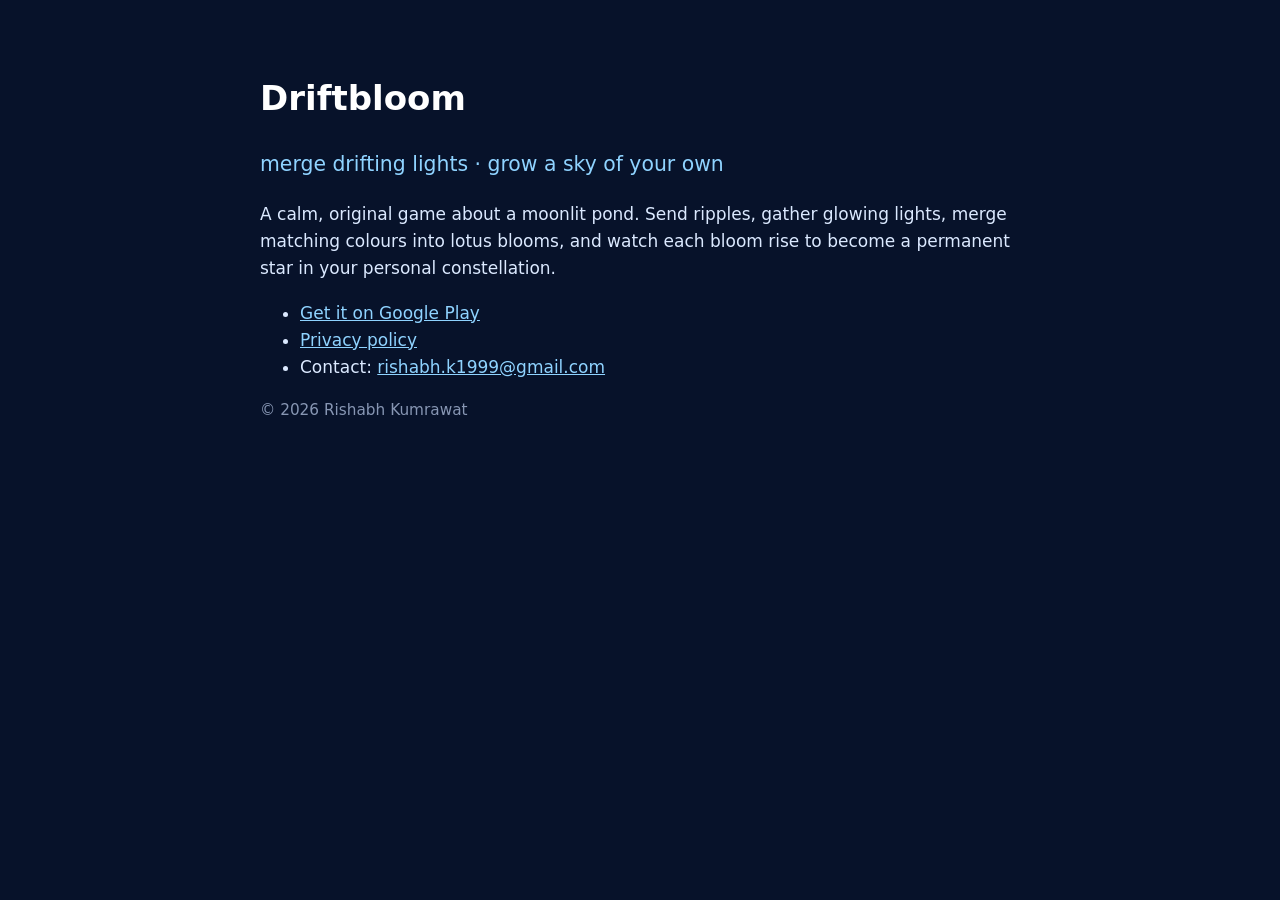
<file: index.html>
<!doctype html>
<html lang="en">
<head>
<meta charset="utf-8">
<meta name="viewport" content="width=device-width, initial-scale=1">
<title>Driftbloom — a quiet pond of merging light</title>
<meta name="description" content="Driftbloom: a soothing game by Rishabh Kumrawat. Merge drifting lights, bloom lotuses and grow a sky of your own.">
<link rel="stylesheet" href="style.css">
</head>
<body>
<main>
<h1>Driftbloom</h1>
<p class="tagline">merge drifting lights · grow a sky of your own</p>
<p>A calm, original game about a moonlit pond. Send ripples, gather glowing lights, merge matching colours into
lotus blooms, and watch each bloom rise to become a permanent star in your personal constellation.</p>
<ul>
  <li><a href="https://play.google.com/store/apps/details?id=com.rishabh.driftbloom">Get it on Google Play</a></li>
  <li><a href="privacy.html">Privacy policy</a></li>
  <li>Contact: <a href="mailto:rishabh.k1999@gmail.com">rishabh.k1999@gmail.com</a></li>
</ul>
<p class="muted">© 2026 Rishabh Kumrawat</p>
</main>
</body>
</html>
</file>
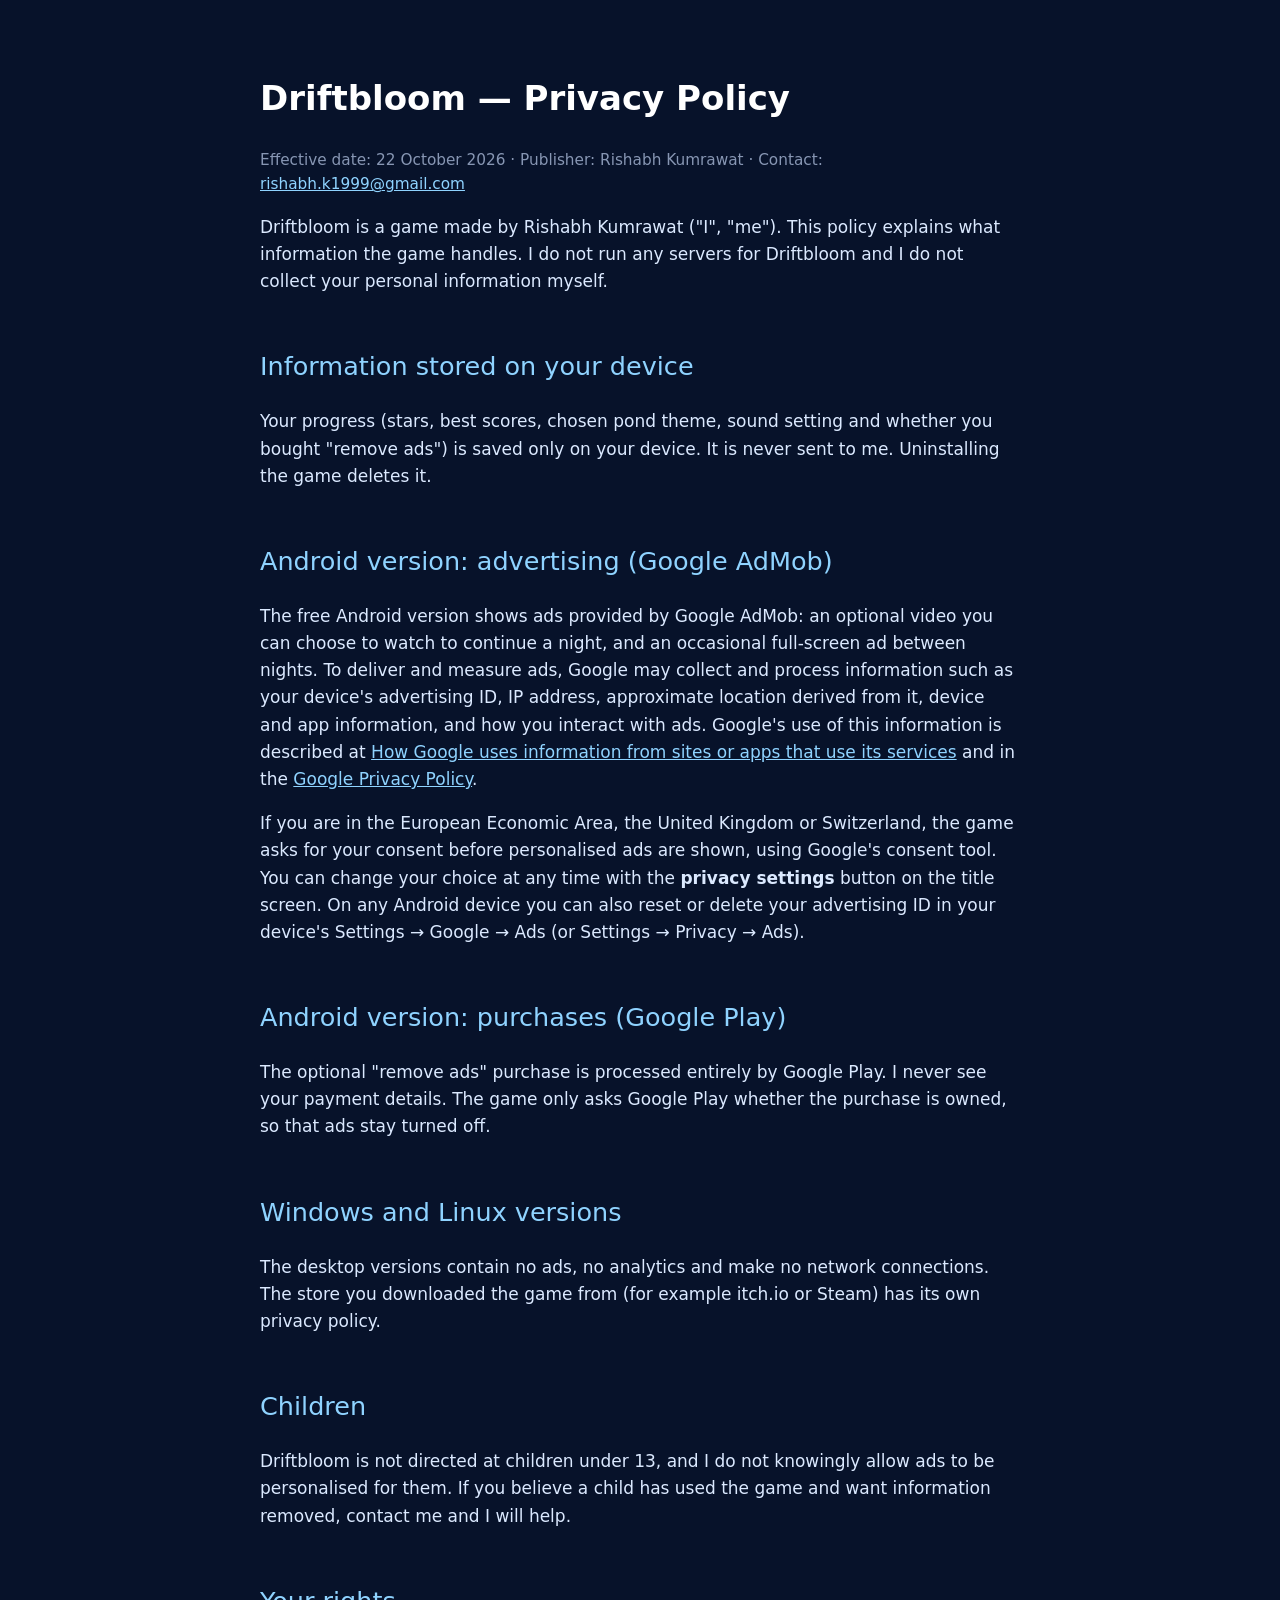
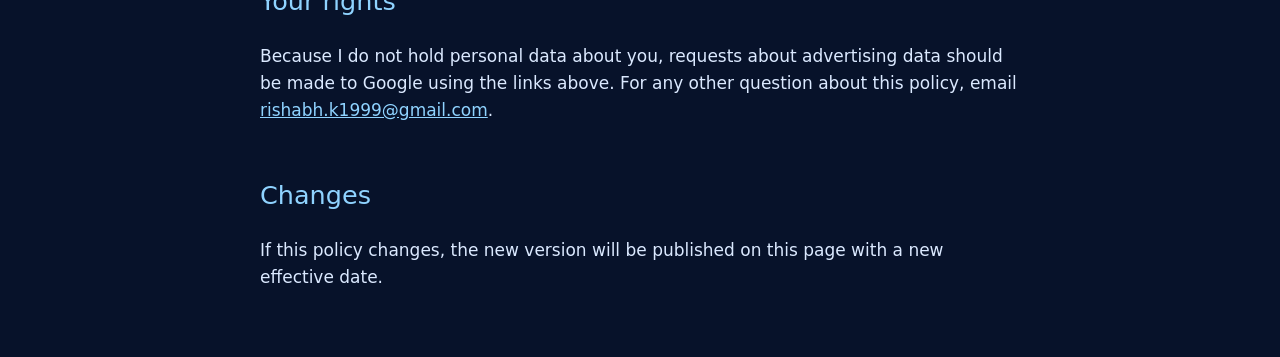
<file: privacy.html>
<!doctype html>
<html lang="en">
<head>
<meta charset="utf-8">
<meta name="viewport" content="width=device-width, initial-scale=1">
<title>Driftbloom — Privacy Policy</title>
<link rel="stylesheet" href="style.css">
</head>
<body>
<main>
<h1>Driftbloom — Privacy Policy</h1>
<p class="muted">Effective date: 22 October 2026 · Publisher: Rishabh Kumrawat · Contact: <a href="mailto:rishabh.k1999@gmail.com">rishabh.k1999@gmail.com</a></p>

<p>Driftbloom is a game made by Rishabh Kumrawat ("I", "me"). This policy explains what information the game
handles. I do not run any servers for Driftbloom and I do not collect your personal information myself.</p>

<h2>Information stored on your device</h2>
<p>Your progress (stars, best scores, chosen pond theme, sound setting and whether you bought "remove ads")
is saved only on your device. It is never sent to me. Uninstalling the game deletes it.</p>

<h2>Android version: advertising (Google AdMob)</h2>
<p>The free Android version shows ads provided by Google AdMob: an optional video you can choose to watch to
continue a night, and an occasional full-screen ad between nights. To deliver and measure ads, Google may collect
and process information such as your device's advertising ID, IP address, approximate location derived from it,
device and app information, and how you interact with ads. Google's use of this information is described at
<a href="https://policies.google.com/technologies/partner-sites">How Google uses information from sites or apps that use its services</a>
and in the <a href="https://policies.google.com/privacy">Google Privacy Policy</a>.</p>
<p>If you are in the European Economic Area, the United Kingdom or Switzerland, the game asks for your consent
before personalised ads are shown, using Google's consent tool. You can change your choice at any time with the
<strong>privacy settings</strong> button on the title screen. On any Android device you can also reset or delete your
advertising ID in your device's Settings → Google → Ads (or Settings → Privacy → Ads).</p>

<h2>Android version: purchases (Google Play)</h2>
<p>The optional "remove ads" purchase is processed entirely by Google Play. I never see your payment details. The
game only asks Google Play whether the purchase is owned, so that ads stay turned off.</p>

<h2>Windows and Linux versions</h2>
<p>The desktop versions contain no ads, no analytics and make no network connections. The store you downloaded
the game from (for example itch.io or Steam) has its own privacy policy.</p>

<h2>Children</h2>
<p>Driftbloom is not directed at children under 13, and I do not knowingly allow ads to be personalised for them.
If you believe a child has used the game and want information removed, contact me and I will help.</p>

<h2>Your rights</h2>
<p>Because I do not hold personal data about you, requests about advertising data should be made to Google
using the links above. For any other question about this policy, email
<a href="mailto:rishabh.k1999@gmail.com">rishabh.k1999@gmail.com</a>.</p>

<h2>Changes</h2>
<p>If this policy changes, the new version will be published on this page with a new effective date.</p>
</main>
</body>
</html>
</file>
<file: style.css>
body { margin: 0; background: #07122a; color: #dbe9ff; font: 17px/1.6 system-ui, sans-serif; }
main { max-width: 760px; margin: 0 auto; padding: 48px 24px; }
h1 { color: #fff; font-weight: 600; }
h2 { color: #8fd3ff; font-weight: 500; margin-top: 2em; }
a { color: #8fd3ff; }
.tagline { color: #8fd3ff; font-size: 1.2em; }
.muted { color: #8796b3; font-size: 0.9em; }
</file>
